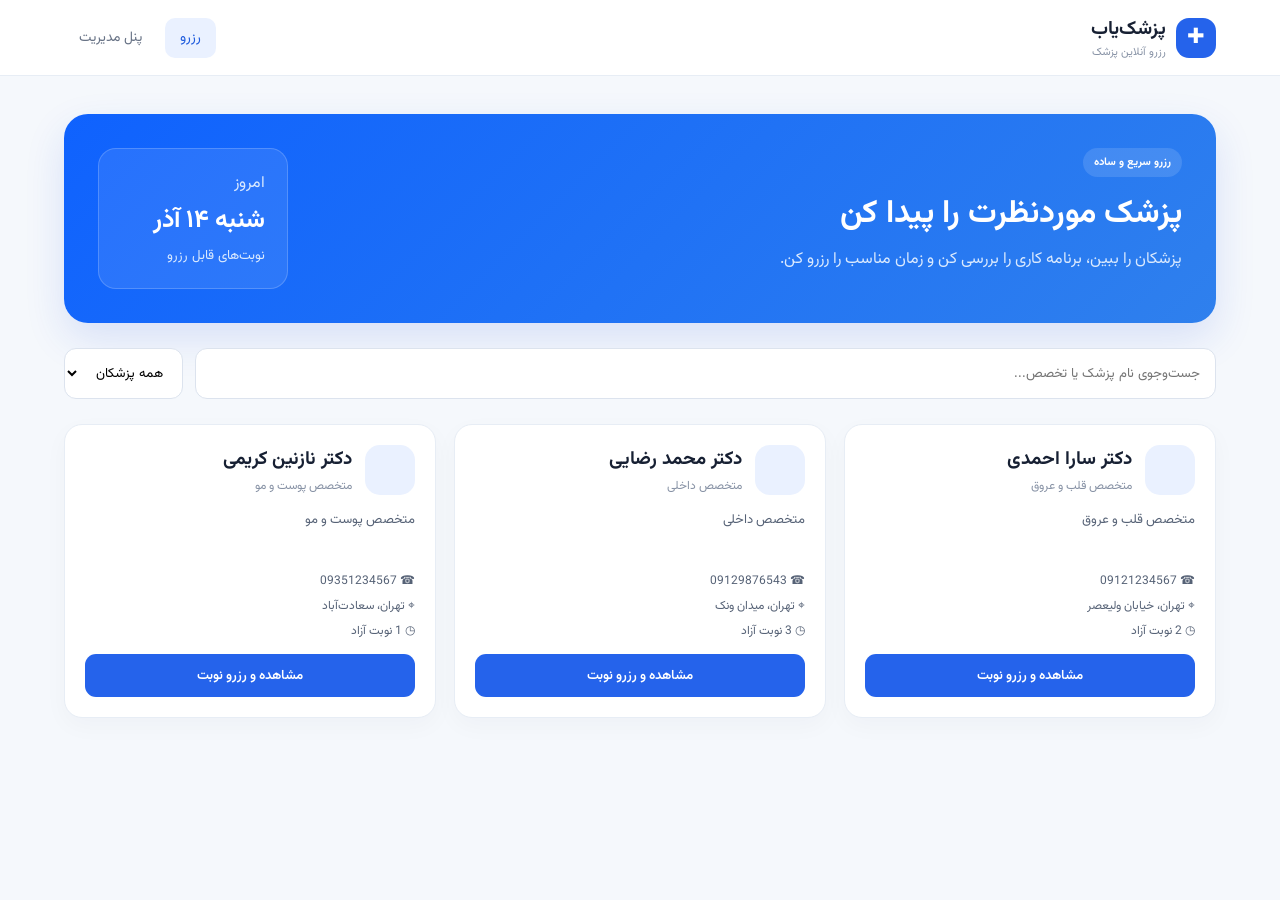
<file: index.html>
<!DOCTYPE html>
<html lang="fa" dir="rtl">
<head>
<meta charset="UTF-8">
<meta name="viewport" content="width=device-width, initial-scale=1.0">
<title>پزشک‌یاب | رزرو آنلاین</title>
<link rel="stylesheet" href="style.css">
</head>
<body>
<header class="topbar">
  <div class="brand"><span class="logo">✚</span><div><b>پزشک‌یاب</b><small>رزرو آنلاین پزشک</small></div></div>
  <nav><a class="active" href="index.html">رزرو</a><a href="admin.html">پنل مدیریت</a></nav>
</header>

<main class="container">
  <section class="hero">
    <div>
      <span class="badge">رزرو سریع و ساده</span>
      <h1>پزشک موردنظرت را پیدا کن</h1>
      <p>پزشکان را ببین، برنامه کاری را بررسی کن و زمان مناسب را رزرو کن.</p>
    </div>
    <div class="hero-card"><span>امروز</span><strong id="today">—</strong><small>نوبت‌های قابل رزرو</small></div>
  </section>

  <section class="searchbar">
    <input id="search" type="search" placeholder="جست‌وجوی نام پزشک یا تخصص...">
    <select id="sort"><option value="all">همه پزشکان</option><option value="available">دارای نوبت</option></select>
  </section>

  <section id="doctorList" class="doctor-grid"></section>
</main>

<div id="modal" class="modal hidden">
  <div class="modal-box">
    <button class="close" onclick="closeModal()">×</button>
    <div id="modalContent"></div>
  </div>
</div>
<div id="toast" class="toast"></div>
<script src="script.js"></script>
</body>
</html>
</file>
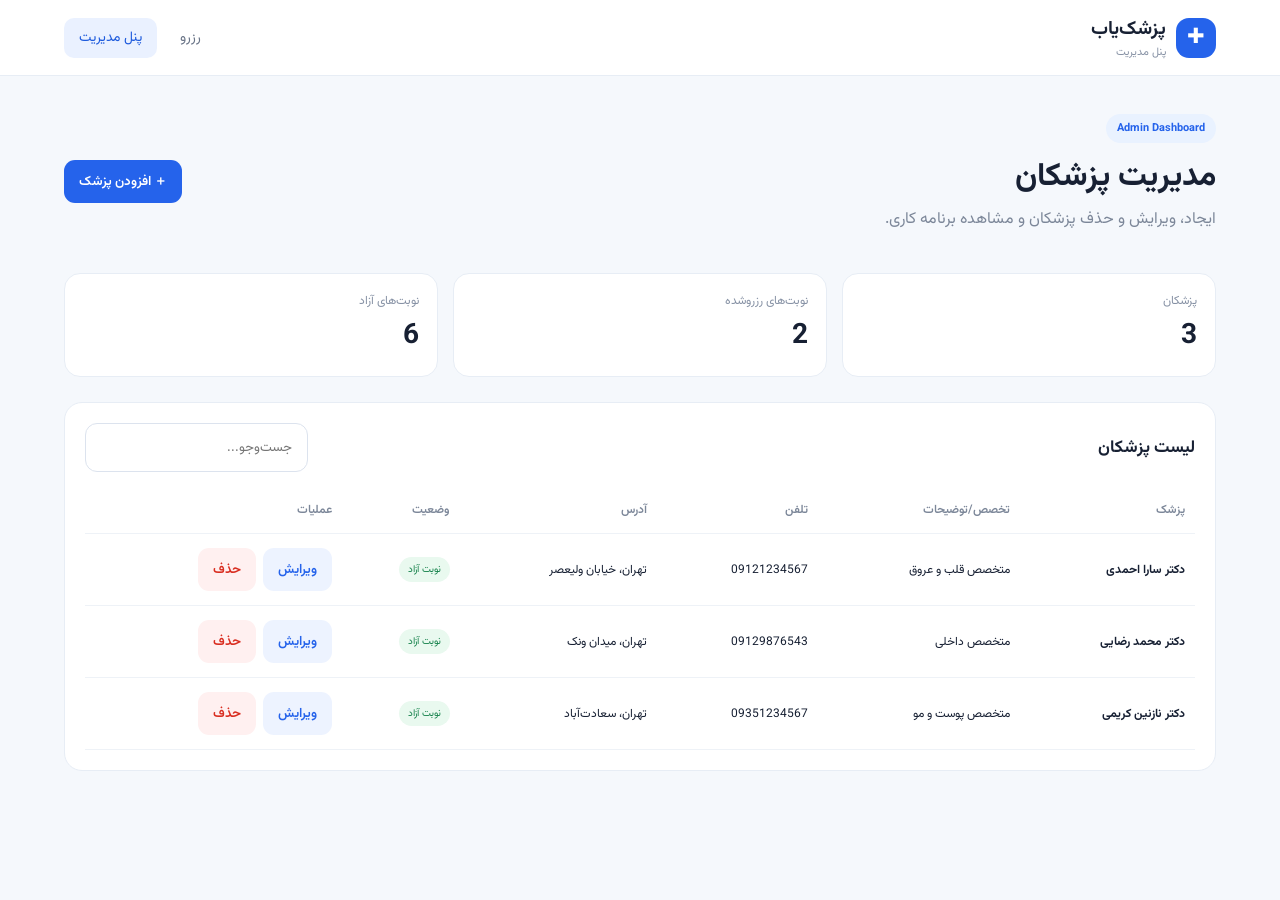
<file: admin.html>
<!DOCTYPE html>
<html lang="fa" dir="rtl">
<head>
<meta charset="UTF-8">
<meta name="viewport" content="width=device-width, initial-scale=1.0">
<title>پنل مدیریت پزشکان</title>
<link rel="stylesheet" href="style.css">
</head>
<body>
<header class="topbar">
  <div class="brand"><span class="logo">✚</span><div><b>پزشک‌یاب</b><small>پنل مدیریت</small></div></div>
  <nav><a href="index.html">رزرو</a><a class="active" href="admin.html">پنل مدیریت</a></nav>
</header>

<main class="container">
  <div class="page-head">
    <div><span class="badge">Admin Dashboard</span><h1>مدیریت پزشکان</h1><p>ایجاد، ویرایش و حذف پزشکان و مشاهده برنامه کاری.</p></div>
    <button class="primary" onclick="openCreate()">＋ افزودن پزشک</button>
  </div>

  <section class="stats">
    <div><span>پزشکان</span><b id="doctorCount">0</b></div>
    <div><span>نوبت‌های رزروشده</span><b id="reservedCount">0</b></div>
    <div><span>نوبت‌های آزاد</span><b id="freeCount">0</b></div>
  </section>

  <section class="panel">
    <div class="panel-title"><h2>لیست پزشکان</h2><input id="adminSearch" placeholder="جست‌وجو..."></div>
    <div class="table-wrap"><table><thead><tr><th>پزشک</th><th>تخصص/توضیحات</th><th>تلفن</th><th>آدرس</th><th>وضعیت</th><th>عملیات</th></tr></thead><tbody id="adminTable"></tbody></table></div>
  </section>
</main>

<div id="doctorModal" class="modal hidden">
  <div class="modal-box">
    <button class="close" onclick="closeDoctorModal()">×</button>
    <h2 id="formTitle">افزودن پزشک</h2>
    <form id="doctorForm">
      <input type="hidden" id="doctorId">
      <label>نام پزشک<input id="name" required maxlength="100"></label>
      <label>تخصص / توضیحات<textarea id="description" maxlength="800"></textarea></label>
      <label>شماره تماس<input id="phone" maxlength="11"></label>
      <label>آدرس<input id="address" required maxlength="800"></label>
      <label>ساعات کاری (مثلاً 09:00-12:00, 16:00-19:00)<input id="schedule" placeholder="09:00-12:00, 16:00-19:00"></label>
      <button class="primary full" type="submit">ذخیره پزشک</button>
    </form>
  </div>
</div>
<div id="toast" class="toast"></div>
<script src="admin.js"></script>
</body>
</html>
</file>
<file: style.css>
@import url('https://fonts.googleapis.com/css2?family=Vazirmatn:wght@400;500;600;700;800&display=swap');
*{box-sizing:border-box}body{margin:0;font-family:Vazirmatn,Tahoma,sans-serif;background:#f5f8fc;color:#172033}
.topbar{height:76px;background:#fff;border-bottom:1px solid #e7edf5;display:flex;align-items:center;justify-content:space-between;padding:0 5vw;position:sticky;top:0;z-index:5}.brand{display:flex;align-items:center;gap:10px}.brand b{display:block;font-size:19px}.brand small{display:block;color:#8792a5;font-size:11px}.logo{display:grid;place-items:center;width:40px;height:40px;border-radius:13px;background:#2563eb;color:#fff;font-size:21px}.topbar nav{display:flex;gap:8px}.topbar nav a{padding:9px 15px;border-radius:10px;color:#687386;text-decoration:none;font-size:14px}.topbar nav a.active,.topbar nav a:hover{background:#eaf1ff;color:#1e5bdd}.container{width:min(1180px,90%);margin:38px auto}.hero{display:flex;justify-content:space-between;gap:25px;align-items:stretch;background:linear-gradient(135deg,#0f62fe,#2f80ed);border-radius:24px;padding:34px;color:white;box-shadow:0 16px 40px #1d4ed822}.hero h1{font-size:32px;margin:12px 0 8px}.hero p{margin:0;color:#dbeafe}.badge{display:inline-block;background:#e9f2ff;color:#2563eb;border-radius:999px;padding:6px 11px;font-size:11px;font-weight:700}.hero .badge{background:#ffffff20;color:#fff}.hero-card{min-width:190px;background:#ffffff18;border:1px solid #ffffff30;border-radius:18px;padding:22px;display:flex;flex-direction:column;justify-content:center}.hero-card span,.hero-card small{color:#dbeafe}.hero-card strong{font-size:25px;margin:5px 0}.searchbar{display:flex;gap:12px;margin:25px 0}.searchbar input,.searchbar select,.panel-title input{border:1px solid #dce3ee;background:#fff;border-radius:12px;padding:13px 15px;outline:none;font-family:inherit}.searchbar input{flex:1}.searchbar input:focus,.searchbar select:focus,.panel-title input:focus{border-color:#6d9bf7}.doctor-grid{display:grid;grid-template-columns:repeat(3,1fr);gap:18px}.doctor-card{background:#fff;border:1px solid #e7edf5;border-radius:18px;padding:20px;transition:.2s;box-shadow:0 8px 25px #182b4d08}.doctor-card:hover{transform:translateY(-3px);box-shadow:0 15px 35px #182b4d12}.avatar{width:50px;height:50px;border-radius:15px;background:#eaf1ff;color:#2563eb;display:grid;place-items:center;font-size:20px;font-weight:800}.doctor-card .top{display:flex;gap:13px;align-items:center}.doctor-card h3{margin:0 0 3px}.muted{color:#8792a5;font-size:12px}.desc{color:#566276;font-size:13px;line-height:1.9;min-height:50px}.info{display:grid;gap:7px;margin:14px 0;font-size:12px;color:#566276}.primary,.danger,.secondary{border:0;border-radius:11px;padding:11px 15px;font-family:inherit;cursor:pointer;font-weight:600}.primary{background:#2563eb;color:#fff}.primary:hover{background:#1d4ed8}.secondary{background:#edf3ff;color:#2563eb}.danger{background:#fff0f0;color:#d92d20}.full{width:100%}.page-head{display:flex;justify-content:space-between;align-items:center;gap:20px}.page-head h1{margin:9px 0 5px}.page-head p{color:#7c8799;margin-top:0}.stats{display:grid;grid-template-columns:repeat(3,1fr);gap:15px;margin:25px 0}.stats div{background:#fff;border:1px solid #e7edf5;border-radius:16px;padding:18px}.stats span{display:block;color:#8792a5;font-size:12px}.stats b{display:block;font-size:28px;margin-top:4px}.panel{background:#fff;border:1px solid #e7edf5;border-radius:18px;padding:20px}.panel-title{display:flex;justify-content:space-between;align-items:center;margin-bottom:15px}.panel-title h2{font-size:17px;margin:0}.table-wrap{overflow:auto}table{width:100%;border-collapse:collapse;min-width:850px}th,td{text-align:right;padding:14px 10px;border-bottom:1px solid #eef2f7;font-size:12px}th{color:#7c8799;font-weight:600}.status{display:inline-block;border-radius:999px;padding:5px 9px;font-size:10px}.ok{background:#e9f9ef;color:#14804a}.busy{background:#fff4df;color:#a55b00}.actions{display:flex;gap:7px}.modal{position:fixed;inset:0;background:#0b122066;display:grid;place-items:center;padding:20px;z-index:20}.hidden{display:none}.modal-box{width:min(560px,100%);max-height:90vh;overflow:auto;background:#fff;border-radius:20px;padding:26px;position:relative}.close{position:absolute;left:18px;top:15px;border:0;background:transparent;font-size:25px;color:#7c8799;cursor:pointer}.modal-box h2{margin-top:0}.modal-box label{display:block;font-size:12px;color:#566276;margin:13px 0}.modal-box input,.modal-box textarea{display:block;width:100%;margin-top:6px;border:1px solid #dce3ee;border-radius:10px;padding:11px;font-family:inherit;outline:none}.modal-box textarea{min-height:90px;resize:vertical}.toast{position:fixed;bottom:25px;left:25px;background:#172033;color:#fff;padding:12px 17px;border-radius:12px;opacity:0;transform:translateY(10px);transition:.25s;z-index:30}.toast.show{opacity:1;transform:none}.empty{text-align:center;color:#8792a5;padding:45px}.slots{display:flex;flex-wrap:wrap;gap:8px;margin-top:15px}.slot{padding:9px 12px;border:1px solid #dbe4f2;border-radius:10px;background:#fff;cursor:pointer;color:#245dcc}.slot:hover{background:#eaf1ff}.slot.reserved{background:#f3f4f6;color:#a0a6b2;cursor:not-allowed;text-decoration:line-through}
@media(max-width:800px){.doctor-grid{grid-template-columns:1fr 1fr}.hero{flex-direction:column}.hero-card{min-width:0}.stats{grid-template-columns:1fr}.page-head{align-items:flex-start;flex-direction:column}}
@media(max-width:540px){.doctor-grid{grid-template-columns:1fr}.container{width:94%;margin:25px auto}.topbar{padding:0 3%}.hero{padding:25px}.hero h1{font-size:25px}}
</file>
